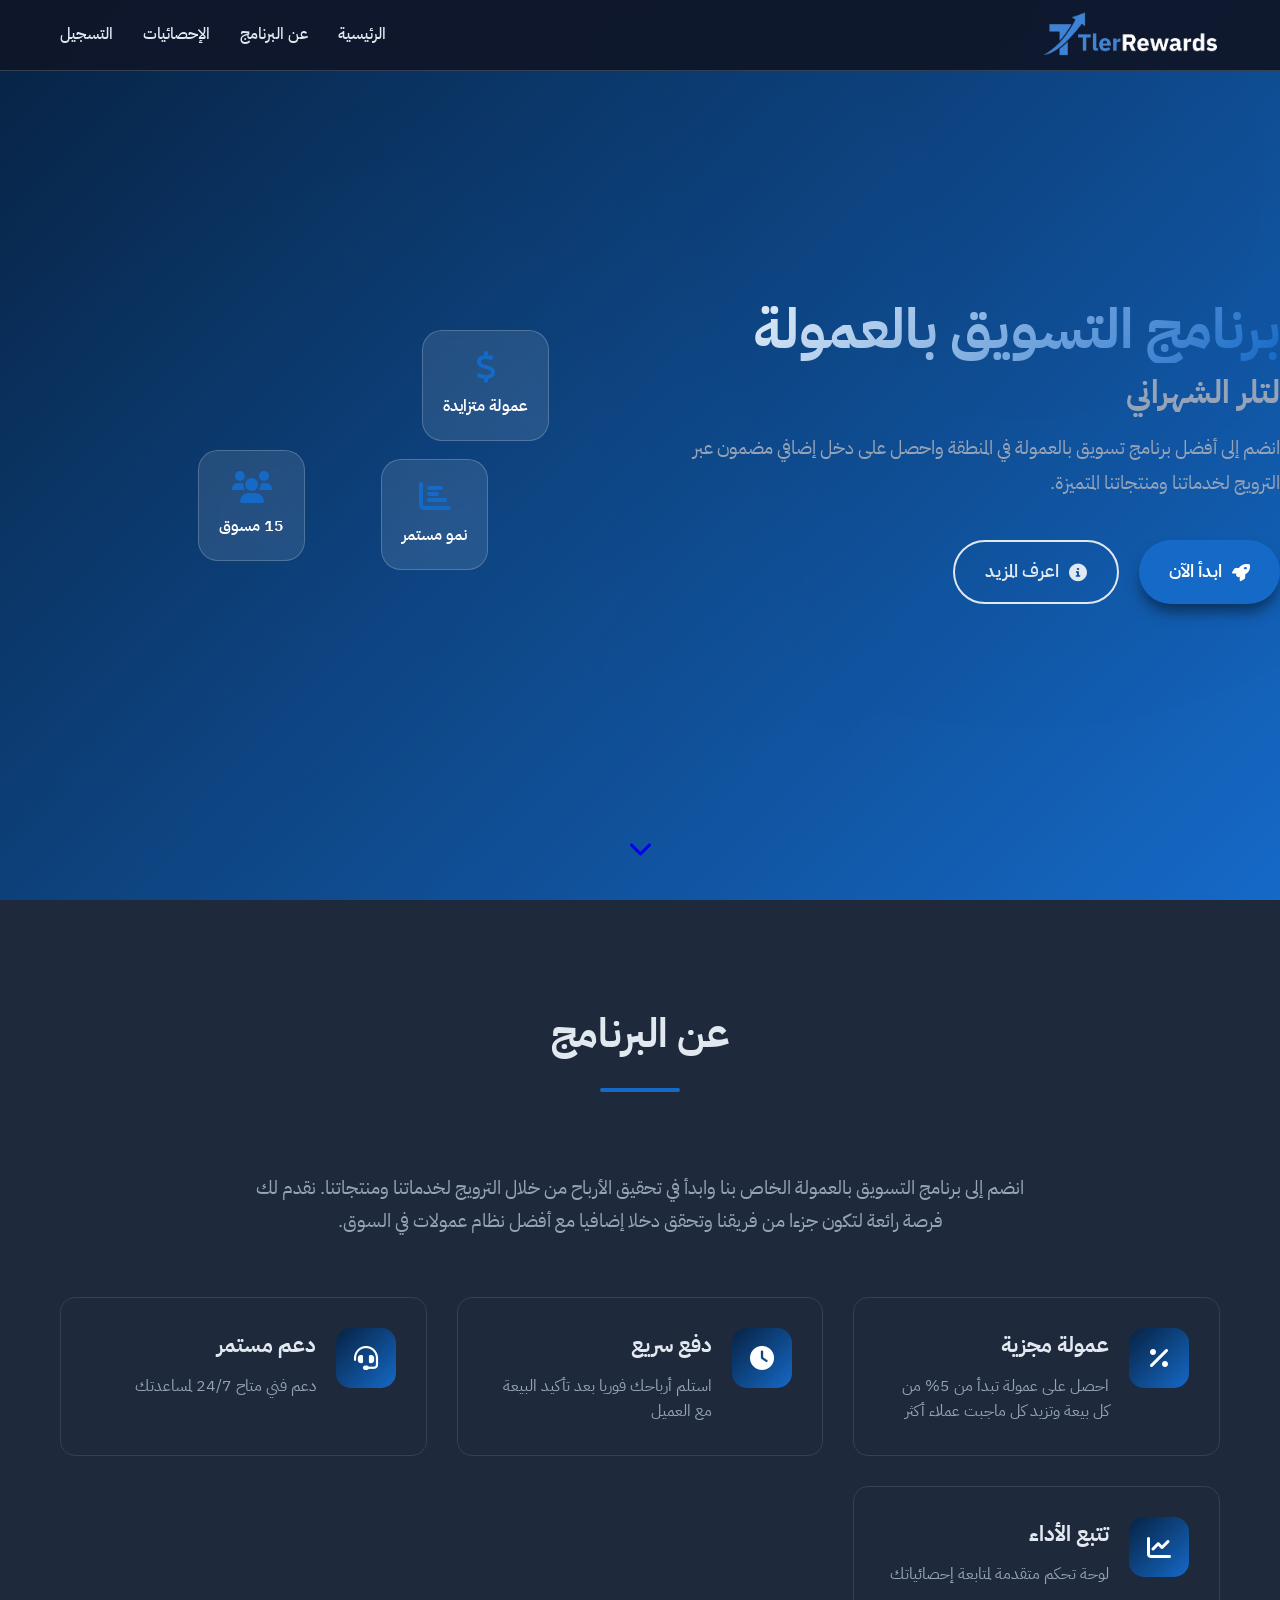
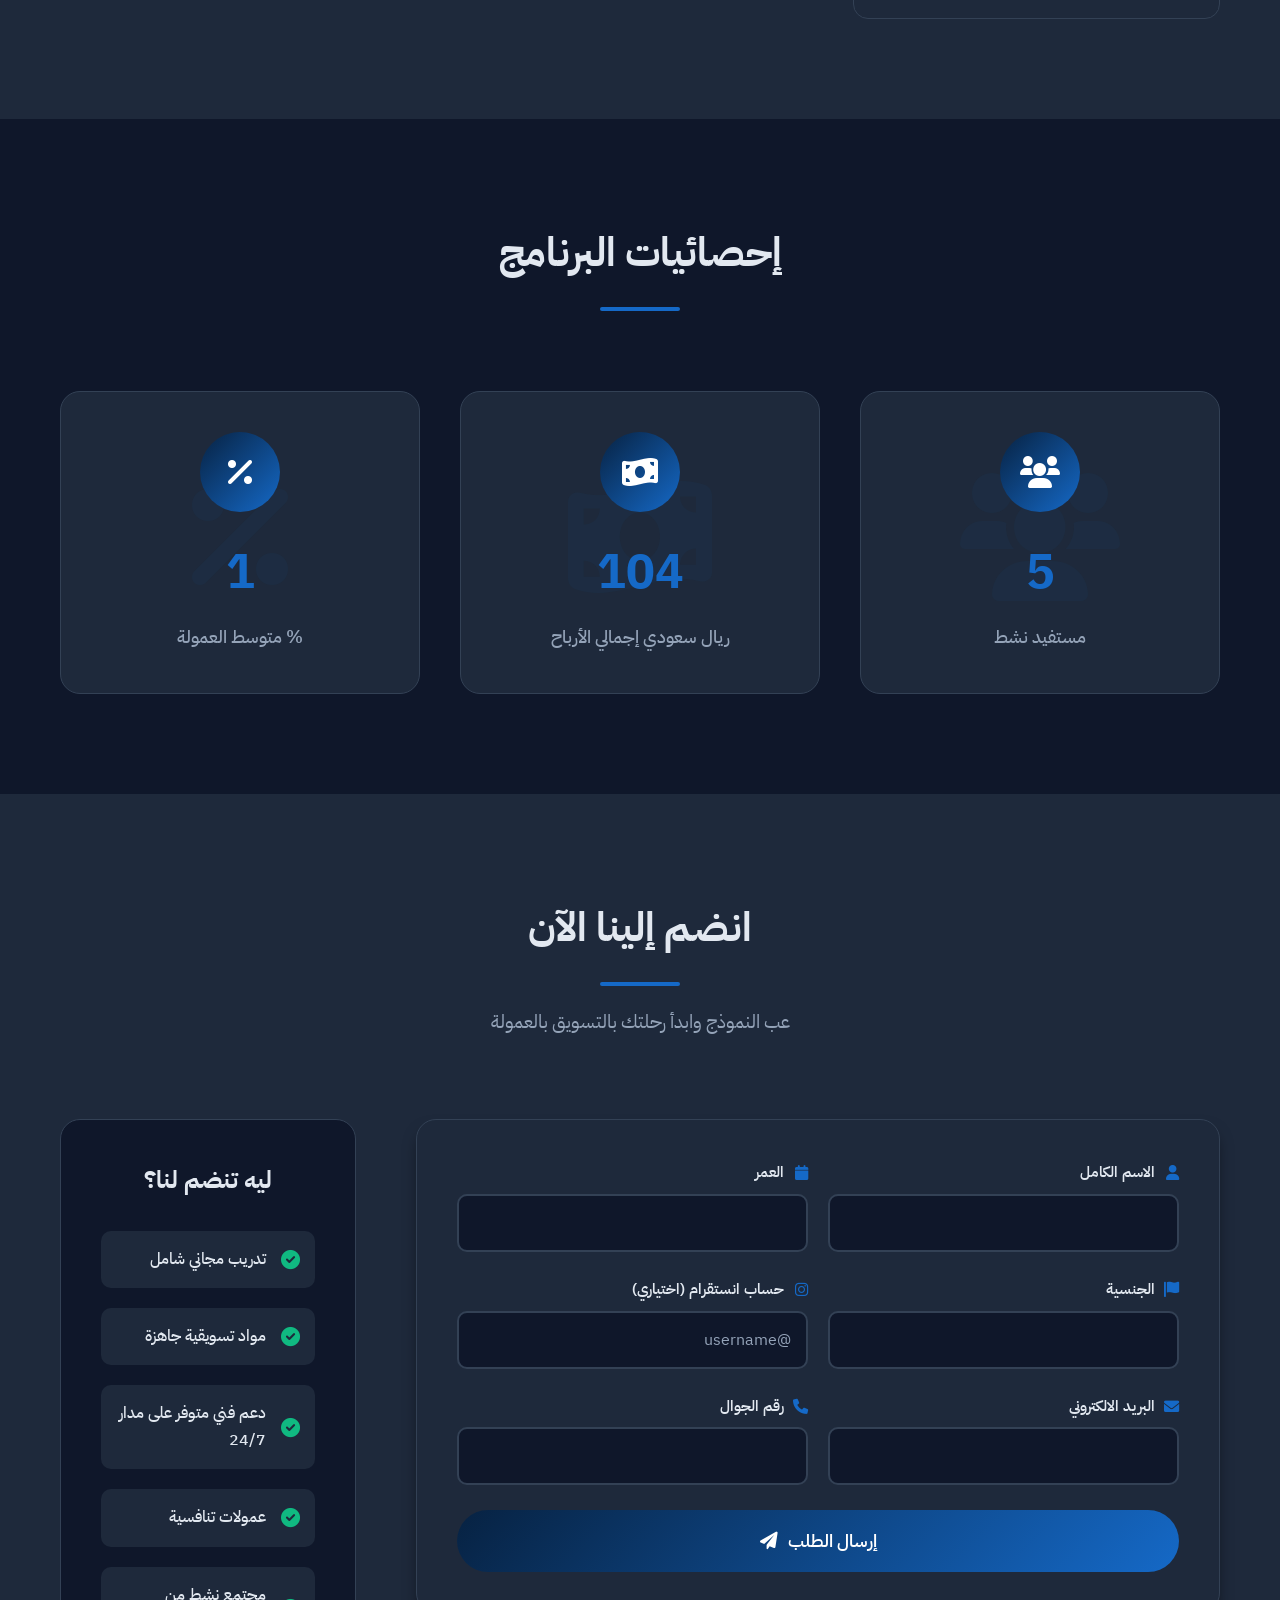
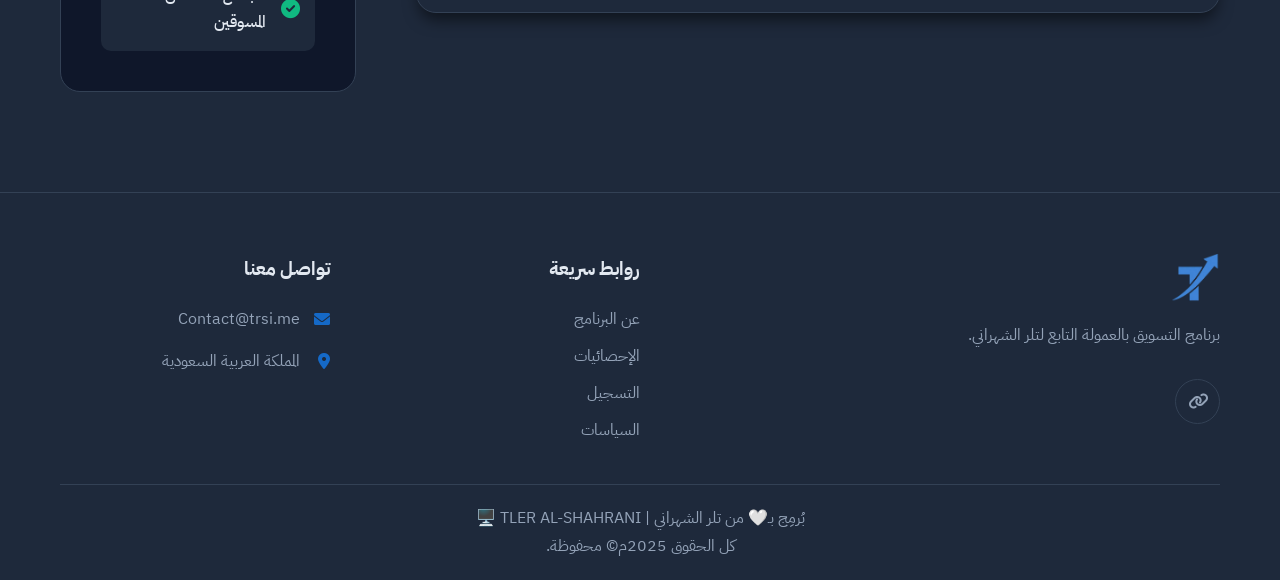
<file: index.html>
<!DOCTYPE html>
<html lang="ar" dir="rtl">
<head>
    <meta charset="UTF-8">
    <meta name="viewport" content="width=device-width, initial-scale=1.0">
    <title>TlerRewards</title>
    <meta name="author" content="تلر الشهراني">
    <meta name="description" content="الموقع الرسمي لبرنامج التسويق بالعمولة التابع لتلر الشهراني.">

    <link rel="stylesheet" href="css/style.css"> 

    <link rel="icon" type="images/x-icon" href="assets/images/Logo.ico">

    <link rel="stylesheet" href="https://cdnjs.cloudflare.com/ajax/libs/font-awesome/6.0.0/css/all.min.css">
</head>
<body>
    <!-- Navigation -->
    <nav class="navbar">
        <div class="nav-container">
            <div class="nav-logo"><img src="assets/images/Logo.webp" alt="الشعار"></div>
            <div class="nav-menu" id="nav-menu">
                <a href="#hero" class="nav-link">الرئيسية</a>
                <a href="#about" class="nav-link">عن البرنامج</a>
                <a href="#stats" class="nav-link">الإحصائيات</a>
                <a href="#registration" class="nav-link">التسجيل</a>
            </div>
            <div class="hamburger" id="hamburger">
                <span></span>
                <span></span>
            </div>
        </div>
    </nav>

    <!-- Hero Section -->
    <section id="hero" class="hero">
        <div class="hero-background">
            <div class="hero-particles"></div>
        </div>
        <div class="hero-content">
            <div class="hero-text">
                <h1 class="hero-title">
                    <span class="gradient-text">برنامج التسويق بالعمولة</span>
                    <span class="hero-subtitle">لتلر الشهراني</span>
                </h1>
                <p class="hero-description">
                    انضم إلى أفضل برنامج تسويق بالعمولة في المنطقة واحصل على دخل إضافي مضمون
                    عبر الترويج لخدماتنا ومنتجاتنا المتميزة.
                </p>
                <div class="hero-buttons">
                    <a href="#registration" class="btn btn-primary">
                        <i class="fas fa-rocket"></i>
                        ابدأ الآن
                    </a>
                    <a href="#about" class="btn btn-secondary">
                        <i class="fas fa-info-circle"></i>
                        اعرف المزيد
                    </a>
                </div>
            </div>
            <div class="hero-visual">
                <div class="floating-cards">
                    <div class="floating-card card-1">
                        <i class="fas fa-dollar-sign"></i>
                        <span>عمولة متزايدة</span>
                    </div>
                    <div class="floating-card card-2">
                        <i class="fas fa-users"></i>
                        <span>15 مسوق</span>
                    </div>
                    <div class="floating-card card-3">
                        <i class="fas fa-chart-bar"></i>
                        <span>نمو مستمر</span>
                    </div>
                </div>
            </div>
        </div>
        <div class="scroll-indicator">
            <div class="scroll-arrow">
                <a href="#about"><i class="fas fa-chevron-down"></i></a>
            </div>
        </div>
    </section>

    <main>
        <!-- About Section -->
        <section id="about" class="about">
            <div class="container">
                <div class="section-header">
                    <h2 class="section-title">عن البرنامج</h2>
                    <div class="section-line"></div>
                </div>
                <div class="about-content">
                    <div class="about-text">
                        <p class="about-description">
                            انضم إلى برنامج التسويق بالعمولة الخاص بنا وابدأ في تحقيق الأرباح من خلال الترويج لخدماتنا ومنتجاتنا. 
                            نقدم لك فرصة رائعة لتكون جزءا من فريقنا وتحقق دخلا إضافيا مع أفضل نظام عمولات في السوق.
                        </p>
                        <div class="features-grid">
                            <div class="feature-item">
                                <div class="feature-icon">
                                    <i class="fas fa-percentage"></i>
                                </div>
                                <div class="feature-content">
                                    <h4>عمولة مجزية</h4>
                                    <p>احصل على عمولة تبدأ من 5% من كل بيعة وتزيد كل ماجبت عملاء أكثر</p>
                                </div>
                            </div>
                            <div class="feature-item">
                                <div class="feature-icon">
                                    <i class="fas fa-clock"></i>
                                </div>
                                <div class="feature-content">
                                    <h4>دفع سريع</h4>
                                    <p>استلم أرباحك فوريا بعد تأكيد البيعة مع العميل</p>
                                </div>
                            </div>
                            <div class="feature-item">
                                <div class="feature-icon">
                                    <i class="fas fa-headset"></i>
                                </div>
                                <div class="feature-content">
                                    <h4>دعم مستمر</h4>
                                    <p>دعم فني متاح 24/7 لمساعدتك</p>
                                </div>
                            </div>
                            <div class="feature-item">
                                <div class="feature-icon">
                                    <i class="fas fa-chart-line"></i>
                                </div>
                                <div class="feature-content">
                                    <h4>تتبع الأداء</h4>
                                    <p>لوحة تحكم متقدمة لمتابعة إحصائياتك</p>
                                </div>
                            </div>
                        </div>
                    </div>
                </div>
            </div>
        </section>

        <!-- Stats Section -->
        <section id="stats" class="stats">
            <div class="container">
                <div class="section-header">
                    <h2 class="section-title">إحصائيات البرنامج</h2>
                    <div class="section-line"></div>
                </div>
                <div class="stats-container">
                    <div class="stat-card" data-aos="fade-up" data-aos-delay="100">
                        <div class="stat-icon">
                            <i class="fas fa-users"></i>
                        </div>
                        <div class="stat-content">
                            <h3 class="stat-number" data-target="15">0</h3>
                            <p class="stat-label">مستفيد نشط</p>
                        </div>
                        <div class="stat-bg-icon">
                            <i class="fas fa-users"></i>
                        </div>
                    </div>
                    <div class="stat-card" data-aos="fade-up" data-aos-delay="200">
                        <div class="stat-icon">
                            <i class="fas fa-money-bill-wave"></i>
                        </div>
                        <div class="stat-content">
                            <h3 class="stat-number" data-target="305">0</h3>
                            <p class="stat-label">ريال سعودي إجمالي الأرباح</p>
                        </div>
                        <div class="stat-bg-icon">
                            <i class="fas fa-money-bill-wave"></i>
                        </div>
                    </div>
                    <div class="stat-card" data-aos="fade-up" data-aos-delay="300">
                        <div class="stat-icon">
                            <i class="fas fa-percentage"></i>
                        </div>
                        <div class="stat-content">
                            <h3 class="stat-number" data-target="5">0</h3>
                            <p class="stat-label">% متوسط العمولة</p>
                        </div>
                        <div class="stat-bg-icon">
                            <i class="fas fa-percentage"></i>
                        </div>
                    </div>
                </div>
            </div>
        </section>

        <!-- Registration Section -->
        <section id="registration" class="registration">
            <div class="container">
                <div class="section-header">
                    <h2 class="section-title">انضم إلينا الآن</h2>
                    <div class="section-line"></div>
                    <p class="section-subtitle">عب النموذج وابدأ رحلتك بالتسويق بالعمولة</p>
                </div>
                <div class="registration-content">
                    <div class="form-container">
                        <form id="registration-form" class="registration-form">
                            <div class="form-row">
                                <div class="form-group">
                                    <label for="name">
                                        <i class="fas fa-user"></i>
                                        الاسم الكامل
                                    </label>
                                    <input type="text" id="name" name="name" required>
                                </div>
                                <div class="form-group">
                                    <label for="age">
                                        <i class="fas fa-calendar"></i>
                                        العمر
                                    </label>
                                    <input type="number" id="age" name="age" required min="13">
                                </div>
                            </div>
                            <div class="form-row">
                                <div class="form-group">
                                    <label for="nationality">
                                        <i class="fas fa-flag"></i>
                                        الجنسية
                                    </label>
                                    <input type="text" id="nationality" name="nationality" required>
                                </div>
                                <div class="form-group">
                                    <label for="instagram">
                                        <i class="fab fa-instagram"></i>
                                        حساب انستقرام (اختياري)
                                    </label>
                                    <input type="text" id="instagram" name="instagram" placeholder="@username">
                                </div>
                            </div>
                            <div class="form-row">
                                <div class="form-group">
                                    <label for="email">
                                        <i class="fas fa-envelope"></i>
                                        البريد الالكتروني
                                    </label>
                                    <input type="email" id="email" name="email" required>
                                </div>
                                <div class="form-group">
                                    <label for="phone">
                                        <i class="fas fa-phone"></i>
                                        رقم الجوال
                                    </label>
                                    <input type="tel" id="phone" name="phone" required>
                                </div>
                            </div>
                            <button type="submit" class="submit-btn">
                                <span class="btn-text">إرسال الطلب</span>
                                <span class="btn-icon">
                                    <i class="fas fa-paper-plane"></i>
                                </span>
                                <div class="btn-loading">
                                    <i class="fas fa-spinner fa-spin"></i>
                                </div>
                            </button>
                        </form>
                        <div id="form-message" class="form-message"></div>
                    </div>
                    <div class="registration-benefits">
                        <h3>ليه تنضم لنا؟</h3>
                        <div class="benefits-list">
                            <div class="benefit-item">
                                <i class="fas fa-check-circle"></i>
                                <span>تدريب مجاني شامل</span>
                            </div>
                            <div class="benefit-item">
                                <i class="fas fa-check-circle"></i>
                                <span>مواد تسويقية جاهزة</span>
                            </div>
                            <div class="benefit-item">
                                <i class="fas fa-check-circle"></i>
                                <span>دعم فني متوفر على مدار 24/7</span>
                            </div>
                            <div class="benefit-item">
                                <i class="fas fa-check-circle"></i>
                                <span>عمولات تنافسية</span>
                            </div>
                            <div class="benefit-item">
                                <i class="fas fa-check-circle"></i>
                                <span>مجتمع نشط من المسوقين</span>
                            </div>
                        </div>
                    </div>
                </div>
            </div>
        </section>
    </main>

    <!-- Footer -->
    <footer class="footer">
        <div class="container">
            <div class="footer-content">
                <div class="footer-section">
                    <div class="footer-logo">
                        <img src="assets/images/Logo2.webp" alt="شعار">
                    </div>
                    <p class="footer-description">
                        برنامج التسويق بالعمولة التابع لتلر الشهراني.
                    </p>
                    <div class="social-links">
                        <a href="https://links.trsi.me" class="social-link">
                            <i class="fa-solid fa-link"></i>
                        </a>
                    </div>
                </div>
                <div class="footer-section">
                    <h4>روابط سريعة</h4>
                    <ul class="footer-links">
                        <li><a href="#about">عن البرنامج</a></li>
                        <li><a href="#stats">الإحصائيات</a></li>
                        <li><a href="#registration">التسجيل</a></li>
                        <li><a href="#">السياسات</a></li>
                    </ul>
                </div>
                <div class="footer-section">
                    <h4>تواصل معنا</h4>
                    <div class="contact-info">
                        <div class="contact-item">
                            <i class="fas fa-envelope"></i>
                            <span>Contact@trsi.me</span>
                        </div>
                        <div class="contact-item">
                            <i class="fas fa-map-marker-alt"></i>
                            <span>المملكة العربية السعودية</span>
                        </div>
                    </div>
                </div>
            </div>
            <div class="footer-bottom">
                <p>بُرمِج بـ&#x1F90D; من <span>تلر الشهراني | TLER AL-SHAHRANI &#128421;&#65039;</span>                      
                <br>كل الحقوق 2025م&copy; محفوظة.</p>
            </div>
        </div>
    </footer>

    <script src="js/script.js"></script>
</body>
</html>
</file>
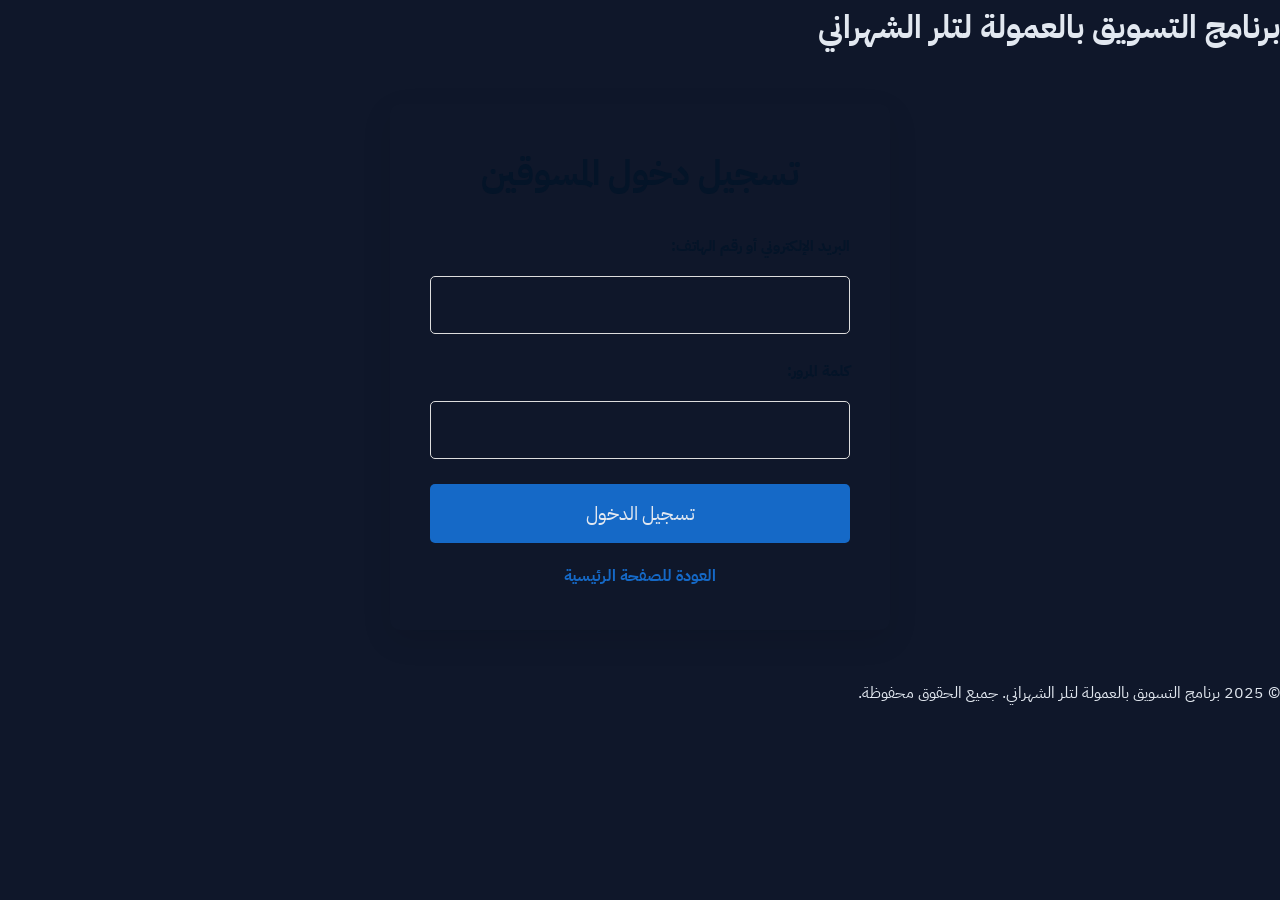
<file: marketer_dashboard.html>
<!DOCTYPE html>
<html lang="ar" dir="rtl">
<head>
    <meta charset="UTF-8">
    <meta name="viewport" content="width=device-width, initial-scale=1.0">
    <title>لوحة تحكم المسوق - برنامج التسويق بالعمولة</title>
    <link rel="stylesheet" href="css/style.css">
    <style>
        .dashboard-container {
            max-width: 1200px;
            margin: 20px auto;
            padding: 20px;
        }
        
        .dashboard-header {
            background-color: var(--primary-color);
            color: var(--light-text-color);
            padding: 20px;
            border-radius: 8px;
            margin-bottom: 30px;
            display: flex;
            justify-content: space-between;
            align-items: center;
            flex-wrap: wrap;
        }
        
        .welcome-text h1 {
            margin: 0;
            color: var(--light-text-color);
            font-size: 2em;
        }
        
        .welcome-text p {
            margin: 5px 0 0;
            opacity: 0.9;
        }
        
        .logout-btn {
            background-color: var(--danger-color);
            color: var(--light-text-color);
            padding: 10px 20px;
            border: none;
            border-radius: 5px;
            cursor: pointer;
            font-size: 1em;
            transition: background-color 0.3s ease;
        }
        
        .logout-btn:hover {
            background-color: #c82333;
        }
        
        .stats-section {
            display: flex;
            gap: 20px;
            margin-bottom: 40px;
            flex-wrap: wrap;
        }
        
        .stat-card {
            background-color: var(--background-color);
            padding: 25px;
            border-radius: 8px;
            box-shadow: 0 4px 8px rgba(0, 0, 0, 0.1);
            flex: 1;
            min-width: 250px;
            text-align: center;
        }
        
        .stat-card h3 {
            color: var(--secondary-color);
            margin-bottom: 10px;
            font-size: 1.2em;
        }
        
        .stat-card .stat-value {
            font-size: 2.5em;
            font-weight: bold;
            color: var(--accent-color);
            margin: 0;
        }
        
        .clients-section {
            background-color: var(--background-color);
            padding: 30px;
            border-radius: 8px;
            box-shadow: 0 4px 8px rgba(0, 0, 0, 0.1);
        }
        
        .clients-section h2 {
            color: var(--secondary-color);
            margin-bottom: 20px;
            display: flex;
            justify-content: space-between;
            align-items: center;
            flex-wrap: wrap;
        }
        
        .add-client-btn {
            background-color: var(--success-color);
            color: var(--light-text-color);
            padding: 10px 20px;
            border: none;
            border-radius: 5px;
            cursor: pointer;
            font-size: 1em;
            transition: background-color 0.3s ease;
        }
        
        .add-client-btn:hover {
            background-color: #218838;
        }
        
        .clients-table {
            width: 100%;
            border-collapse: collapse;
            margin-top: 20px;
        }
        
        .clients-table th,
        .clients-table td {
            padding: 12px;
            text-align: right;
            border-bottom: 1px solid #ddd;
        }
        
        .clients-table th {
            background-color: var(--light-background-color);
            font-weight: bold;
            color: var(--secondary-color);
        }
        
        .clients-table tr:hover {
            background-color: var(--light-background-color);
        }
        
        .action-btn {
            padding: 5px 10px;
            margin: 0 2px;
            border: none;
            border-radius: 3px;
            cursor: pointer;
            font-size: 0.8em;
            transition: background-color 0.3s ease;
        }
        
        .edit-btn {
            background-color: var(--warning-color);
            color: #212529;
        }
        
        .edit-btn:hover {
            background-color: #e0a800;
        }
        
        .delete-btn {
            background-color: var(--danger-color);
            color: var(--light-text-color);
        }
        
        .delete-btn:hover {
            background-color: #c82333;
        }
        
        .modal {
            display: none;
            position: fixed;
            z-index: 1000;
            left: 0;
            top: 0;
            width: 100%;
            height: 100%;
            background-color: rgba(0, 0, 0, 0.5);
        }
        
        .modal-content {
            background-color: var(--background-color);
            margin: 5% auto;
            padding: 30px;
            border-radius: 8px;
            width: 90%;
            max-width: 600px;
            position: relative;
        }
        
        .close {
            color: #aaa;
            float: left;
            font-size: 28px;
            font-weight: bold;
            position: absolute;
            top: 10px;
            left: 15px;
            cursor: pointer;
        }
        
        .close:hover {
            color: #000;
        }
        
        .modal h3 {
            color: var(--secondary-color);
            margin-bottom: 20px;
        }
        
        .modal .form-group {
            margin-bottom: 20px;
        }
        
        .modal .form-group label {
            display: block;
            margin-bottom: 8px;
            font-weight: bold;
            color: var(--secondary-color);
        }
        
        .modal .form-group input,
        .modal .form-group textarea,
        .modal .form-group select {
            width: 100%;
            padding: 12px;
            border: 1px solid #ddd;
            border-radius: 5px;
            font-size: 1em;
            box-sizing: border-box;
        }
        
        .modal .form-group textarea {
            height: 80px;
            resize: vertical;
        }
        
        .modal .form-actions {
            display: flex;
            gap: 10px;
            justify-content: flex-end;
            margin-top: 20px;
        }
        
        .modal .form-actions button {
            padding: 12px 20px;
            border: none;
            border-radius: 5px;
            cursor: pointer;
            font-size: 1em;
            transition: background-color 0.3s ease;
        }
        
        .save-btn {
            background-color: var(--accent-color);
            color: var(--light-text-color);
        }
        
        .save-btn:hover {
            background-color: #1260a0;
        }
        
        .cancel-btn {
            background-color: #6c757d;
            color: var(--light-text-color);
        }
        
        .cancel-btn:hover {
            background-color: #5a6268;
        }
        
        .no-clients {
            text-align: center;
            padding: 40px;
            color: #666;
            font-style: italic;
        }
        
        @media (max-width: 768px) {
            .dashboard-header {
                flex-direction: column;
                text-align: center;
                gap: 15px;
            }
            
            .stats-section {
                flex-direction: column;
            }
            
            .clients-section h2 {
                flex-direction: column;
                gap: 15px;
                text-align: center;
            }
            
            .clients-table {
                font-size: 0.9em;
            }
            
            .modal-content {
                width: 95%;
                margin: 10% auto;
                padding: 20px;
            }
            
            .modal .form-actions {
                flex-direction: column;
            }
        }
        
        :root {
            --danger-color: #dc3545;
            --success-color: #28a745;
            --warning-color: #ffc107;
        }
    </style>
</head>
<body>
    <header>
        <h1>برنامج التسويق بالعمولة لتلر الشهراني</h1>
    </header>
    
    <main>
        <div class="dashboard-container">
            <div class="dashboard-header">
                <div class="welcome-text">
                    <h1>مرحباً <span id="marketer-name"></span></h1>
                    <p>تاريخ البدء: <span id="start-date"></span></p>
                </div>
                <button class="logout-btn" id="logout-btn">تسجيل الخروج</button>
            </div>
            
            <div class="stats-section">
                <div class="stat-card">
                    <h3>عدد العملاء</h3>
                    <p class="stat-value" id="total-clients">0</p>
                </div>
                <div class="stat-card">
                    <h3>الأرباح الإجمالية</h3>
                    <p class="stat-value" id="total-earnings">0 ريال</p>
                </div>
            </div>
            
            <div class="clients-section">
                <h2>
                    العملاء
                    <button class="add-client-btn" id="add-client-btn">إضافة عميل</button>
                </h2>
                
                <div id="clients-table-container">
                    <table class="clients-table" id="clients-table">
                        <thead>
                            <tr>
                                <th>اسم العميل</th>
                                <th>تفاصيل الطلب</th>
                                <th>المبلغ</th>
                                <th>نسبة العمولة</th>
                                <th>مبلغ العمولة</th>
                                <th>حالة الدفع</th>
                                <th>تاريخ الإضافة</th>
                                <th>الإجراءات</th>
                            </tr>
                        </thead>
                        <tbody></tbody>
                    </table>
                    <div class="no-clients" id="no-clients" style="display: none;">
                        لا توجد عملاء مضافين بعد
                    </div>
                </div>
            </div>
        </div>
    </main>
    
    <div id="client-modal" class="modal">
        <div class="modal-content">
            <span class="close">&times;</span>
            <div id="modal-body"></div>
        </div>
    </div>
    
    <footer>
        <p>&copy; 2025 برنامج التسويق بالعمولة لتلر الشهراني. جميع الحقوق محفوظة.</p>
    </footer>
    
    <script>
        let currentEditingClient = null;
        
        document.addEventListener('DOMContentLoaded', () => {
            checkSession();
            initializeEventListeners();
            loadDashboardData();
        });

        async function checkSession() {
            try {
                const response = await fetch('apis/marketer_auth.php?action=check_session');
                const result = await response.json();

                if (!result.success || !result.logged_in) {
                    window.location.href = 'marketer_login.html';
                    return;
                }

                document.getElementById('marketer-name').textContent = result.marketer.name;
            } catch (error) {
                console.error('Error checking session:', error);
                window.location.href = 'marketer_login.html';
            }
        }

        function initializeEventListeners() {
            document.getElementById('logout-btn').addEventListener('click', logout);
            document.getElementById('add-client-btn').addEventListener('click', showAddClientModal);
            document.querySelector('.close').addEventListener('click', closeModal);
            document.getElementById('client-modal').addEventListener('click', (e) => {
                if (e.target === document.getElementById('client-modal')) {
                    closeModal();
                }
            });
        }

        async function loadDashboardData() {
            await loadStats();
            await loadClients();
        }

        async function loadStats() {
            try {
                const response = await fetch('apis/marketer_dashboard.php?action=stats');
                const result = await response.json();

                if (result.success) {
                    document.getElementById('total-clients').textContent = result.data.total_clients;
                    document.getElementById('total-earnings').textContent = result.data.total_earnings + ' ريال';
                    document.getElementById('start-date').textContent = result.data.start_date || 'غير محدد';
                }
            } catch (error) {
                console.error('Error loading stats:', error);
            }
        }

        async function loadClients() {
            try {
                const response = await fetch('apis/marketer_dashboard.php?action=clients');
                const result = await response.json();

                if (result.success) {
                    displayClients(result.data);
                }
            } catch (error) {
                console.error('Error loading clients:', error);
            }
        }

        function displayClients(clients) {
            const tbody = document.querySelector('#clients-table tbody');
            const noClients = document.getElementById('no-clients');
            const table = document.getElementById('clients-table');

            tbody.innerHTML = '';

            if (clients.length === 0) {
                table.style.display = 'none';
                noClients.style.display = 'block';
                return;
            }

            table.style.display = 'table';
            noClients.style.display = 'none';

            clients.forEach(client => {
                const row = document.createElement('tr');
                row.innerHTML = `
                    <td>${client.client_name}</td>
                    <td>${client.order_details}</td>
                    <td>${parseFloat(client.amount).toFixed(2)} ريال</td>
                    <td>${client.commission_percentage}%</td>
                    <td>${parseFloat(client.commission_amount).toFixed(2)} ريال</td>
                    <td>${getPaymentStatusText(client.payment_status)}</td>
                    <td>${new Date(client.created_at).toLocaleDateString('ar-SA')}</td>
                    <td>
                        <button class="action-btn edit-btn" onclick="editClient(${client.id})">تعديل</button>
                        <button class="action-btn delete-btn" onclick="deleteClient(${client.id})">حذف</button>
                    </td>
                `;
                tbody.appendChild(row);
            });
        }

        function getPaymentStatusText(status) {
            const statusMap = {
                'pending': 'في الانتظار',
                'paid': 'مدفوع',
                'cancelled': 'ملغي'
            };
            return statusMap[status] || status;
        }

        function showAddClientModal() {
            currentEditingClient = null;
            const modalBody = document.getElementById('modal-body');
            modalBody.innerHTML = `
                <h3>إضافة عميل جديد</h3>
                <form id="client-form">
                    <div class="form-group">
                        <label for="client-name">اسم العميل:</label>
                        <input type="text" id="client-name" name="client_name" required>
                    </div>
                    <div class="form-group">
                        <label for="order-details">تفاصيل الطلب:</label>
                        <textarea id="order-details" name="order_details" required></textarea>
                    </div>
                    <div class="form-group">
                        <label for="amount">المبلغ (ريال):</label>
                        <input type="number" id="amount" name="amount" step="0.01" min="0" required>
                    </div>
                    <div class="form-group">
                        <label for="commission-percentage">نسبة العمولة (%):</label>
                        <input type="number" id="commission-percentage" name="commission_percentage" step="0.01" min="0" max="100" required>
                    </div>
                    <div class="form-group">
                        <label for="payment-status">حالة الدفع:</label>
                        <select id="payment-status" name="payment_status" required>
                            <option value="pending">في الانتظار</option>
                            <option value="paid">مدفوع</option>
                            <option value="cancelled">ملغي</option>
                        </select>
                    </div>
                    <div class="form-actions">
                        <button type="submit" class="save-btn">إضافة</button>
                        <button type="button" class="cancel-btn" onclick="closeModal()">إلغاء</button>
                    </div>
                </form>
            `;

            document.getElementById('client-form').addEventListener('submit', handleClientForm);
            document.getElementById('client-modal').style.display = 'block';
        }

        async function handleClientForm(e) {
            e.preventDefault();

            const formData = new FormData(e.target);
            const action = currentEditingClient ? 'update_client' : 'add_client';
            formData.append('action', action);
            
            if (currentEditingClient) {
                formData.append('client_id', currentEditingClient);
            }

            try {
                const response = await fetch('apis/marketer_dashboard.php', {
                    method: 'POST',
                    body: formData
                });

                const result = await response.json();

                if (result.success) {
                    alert(result.message);
                    closeModal();
                    loadDashboardData();
                } else {
                    alert(result.message || 'حدث خطأ أثناء حفظ البيانات');
                }
            } catch (error) {
                console.error('Error saving client:', error);
                alert('حدث خطأ في الاتصال بالخادم');
            }
        }

        async function deleteClient(clientId) {
            if (!confirm('هل أنت متأكد من حذف هذا العميل؟')) {
                return;
            }

            const formData = new FormData();
            formData.append('action', 'delete_client');
            formData.append('client_id', clientId);

            try {
                const response = await fetch('apis/marketer_dashboard.php', {
                    method: 'POST',
                    body: formData
                });

                const result = await response.json();

                if (result.success) {
                    alert('تم حذف العميل بنجاح');
                    loadDashboardData();
                } else {
                    alert(result.message || 'حدث خطأ أثناء الحذف');
                }
            } catch (error) {
                console.error('Error deleting client:', error);
                alert('حدث خطأ في الاتصال بالخادم');
            }
        }

        function editClient(clientId) {
            alert('وظيفة التعديل ستكون متاحة قريباً');
        }

        async function logout() {
            try {
                const formData = new FormData();
                formData.append('action', 'logout');
                
                const response = await fetch('apis/marketer_auth.php', {
                    method: 'POST',
                    body: formData
                });

                const result = await response.json();
                
                if (result.success) {
                    window.location.href = 'marketer_login.html';
                }
            } catch (error) {
                console.error('Error during logout:', error);
                window.location.href = 'marketer_login.html';
            }
        }

        function closeModal() {
            document.getElementById('client-modal').style.display = 'none';
        }
    </script>
</body>
</html>
</file>
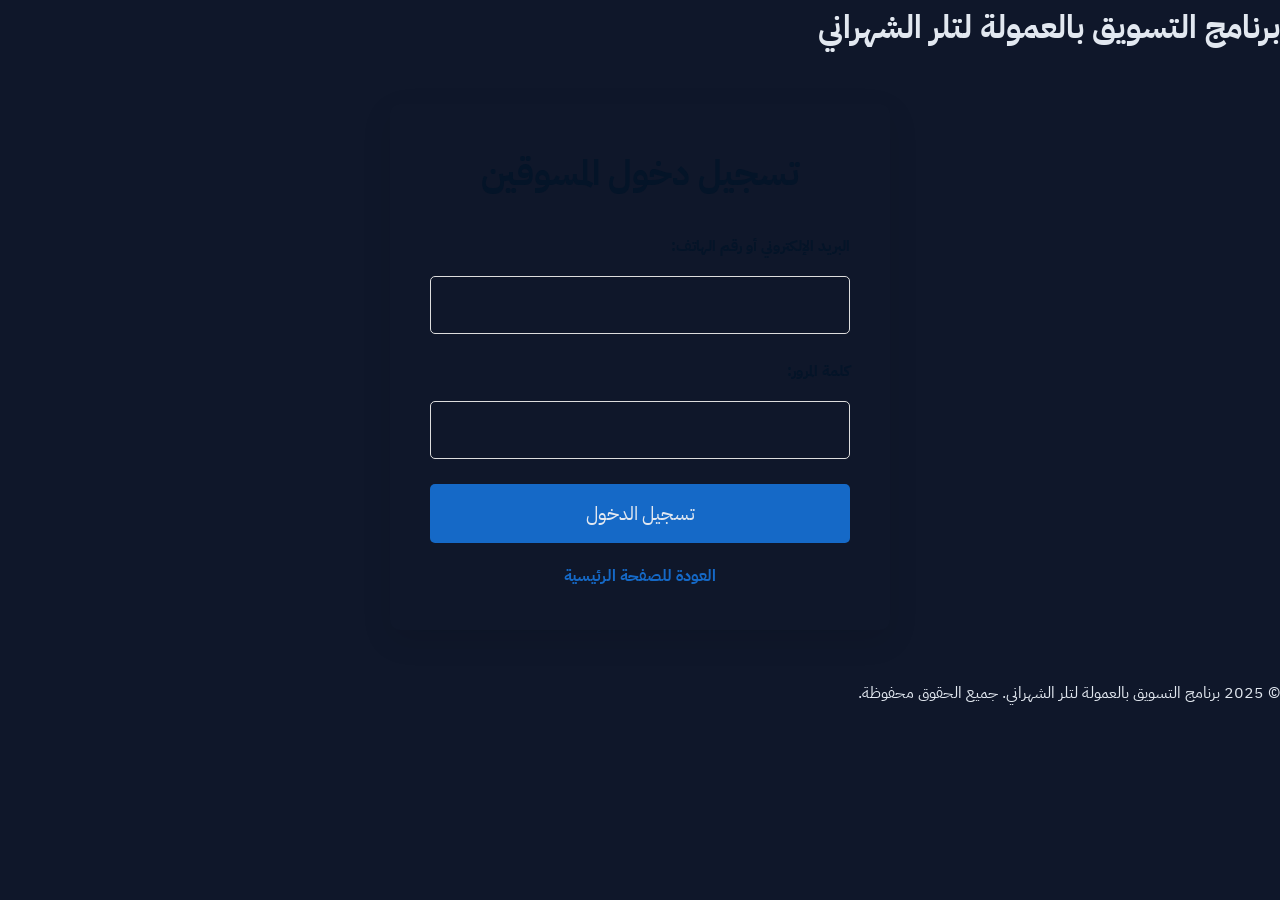
<file: marketer_login.html>
<!DOCTYPE html>
<html lang="ar" dir="rtl">
<head>
    <meta charset="UTF-8">
    <meta name="viewport" content="width=device-width, initial-scale=1.0">
    <title>تسجيل دخول المسوقين - برنامج التسويق بالعمولة</title>
    <link rel="stylesheet" href="css/style.css">
    <style>
        .marketer-login-container {
            max-width: 500px;
            margin: 50px auto;
            padding: 40px;
            background-color: var(--background-color);
            border-radius: 10px;
            box-shadow: 0 10px 30px rgba(0, 0, 0, 0.1);
        }
        
        .marketer-login-container h1 {
            text-align: center;
            color: var(--secondary-color);
            margin-bottom: 30px;
            font-size: 2.2em;
        }
        
        .login-form {
            width: 100%;
        }
        
        .login-form .form-group {
            margin-bottom: 25px;
        }
        
        .login-form label {
            display: block;
            margin-bottom: 8px;
            font-weight: bold;
            color: var(--secondary-color);
        }
        
        .login-form input {
            width: 100%;
            padding: 15px;
            border: 1px solid #ddd;
            border-radius: 5px;
            font-size: 1.1em;
            box-sizing: border-box;
        }
        
        .login-form input:focus {
            border-color: var(--accent-color);
            outline: none;
            box-shadow: 0 0 5px rgba(21, 121, 199, 0.5);
        }
        
        .login-form button {
            width: 100%;
            padding: 15px;
            background-color: var(--accent-color);
            color: var(--light-text-color);
            border: none;
            border-radius: 5px;
            font-size: 1.2em;
            cursor: pointer;
            transition: background-color 0.3s ease;
        }
        
        .login-form button:hover {
            background-color: #1260a0;
        }
        
        .login-message {
            margin-top: 20px;
            padding: 15px;
            border-radius: 5px;
            text-align: center;
            font-weight: bold;
            display: none;
        }
        
        .login-message.success {
            background-color: #d4edda;
            color: #155724;
            border: 1px solid #c3e6cb;
        }
        
        .login-message.error {
            background-color: #f8d7da;
            color: #721c24;
            border: 1px solid #f5c6cb;
        }
        
        .back-link {
            text-align: center;
            margin-top: 20px;
        }
        
        .back-link a {
            color: var(--accent-color);
            text-decoration: none;
            font-weight: bold;
        }
        
        .back-link a:hover {
            text-decoration: underline;
        }
    </style>
</head>
<body>
    <header>
        <h1>برنامج التسويق بالعمولة لتلر الشهراني</h1>
    </header>
    
    <main>
        <div class="marketer-login-container">
            <h1>تسجيل دخول المسوقين</h1>
            <form id="marketer-login-form" class="login-form">
                <div class="form-group">
                    <label for="login">البريد الإلكتروني أو رقم الهاتف:</label>
                    <input type="text" id="login" name="login" required>
                </div>
                <div class="form-group">
                    <label for="password">كلمة المرور:</label>
                    <input type="password" id="password" name="password" required>
                </div>
                <button type="submit">تسجيل الدخول</button>
            </form>
            <div id="login-message" class="login-message"></div>
            <div class="back-link">
                <a href="index.html">العودة للصفحة الرئيسية</a>
            </div>
        </div>
    </main>
    
    <footer>
        <p>&copy; 2025 برنامج التسويق بالعمولة لتلر الشهراني. جميع الحقوق محفوظة.</p>
    </footer>
    
    <script>
        document.addEventListener('DOMContentLoaded', () => {
            const loginForm = document.getElementById('marketer-login-form');
            const loginMessage = document.getElementById('login-message');

            checkSession();

            loginForm.addEventListener('submit', async (e) => {
                e.preventDefault();

                const login = document.getElementById('login').value.trim();
                const password = document.getElementById('password').value;

                if (!login || !password) {
                    showMessage('الرجاء إدخال البريد الإلكتروني/رقم الهاتف وكلمة المرور', 'error');
                    return;
                }

                const formData = new FormData();
                formData.append('action', 'login');
                formData.append('login', login);
                formData.append('password', password);

                try {
                    const response = await fetch('apis/marketer_auth.php', {
                        method: 'POST',
                        body: formData
                    });

                    const result = await response.json();

                    if (result.success) {
                        showMessage('تم تسجيل الدخول بنجاح', 'success');
                        setTimeout(() => {
                            window.location.href = 'marketer_dashboard.html';
                        }, 1000);
                    } else {
                        showMessage(result.message || 'حدث خطأ أثناء تسجيل الدخول', 'error');
                    }
                } catch (error) {
                    console.error('Error:', error);
                    showMessage('حدث خطأ في الاتصال بالخادم', 'error');
                }
            });

            async function checkSession() {
                try {
                    const response = await fetch('apis/marketer_auth.php?action=check_session');
                    const result = await response.json();

                    if (result.success && result.logged_in) {
                        window.location.href = 'marketer_dashboard.html';
                    }
                } catch (error) {
                    console.error('Error checking session:', error);
                }
            }

            function showMessage(message, type) {
                loginMessage.textContent = message;
                loginMessage.className = `login-message ${type}`;
                loginMessage.style.display = 'block';
                setTimeout(() => {
                    loginMessage.style.display = 'none';
                }, 5000);
            }
        });
    </script>
</body>
</html>
</file>
<file: css/style.css>
@font-face {
    font-family: 'IBM Plex Sans Arabic';
    src: url('../assets/fonts/IBMPlexSansArabic-Thin.ttf') format('truetype');
    font-weight: 100;
    font-style: normal }

@font-face {
    font-family: 'IBM Plex Sans Arabic';
    src: url('../assets/fonts/IBMPlexSansArabic-ExtraLight.ttf') format('truetype');
    font-weight: 200;
    font-style: normal }

@font-face {
    font-family: 'IBM Plex Sans Arabic';
    src: url('../assets/fonts/IBMPlexSansArabic-Light.ttf') format('truetype');
    font-weight: 300;
    font-style: normal }

@font-face {
    font-family: 'IBM Plex Sans Arabic';
    src: url('../assets/fonts/IBMPlexSansArabic-Regular.ttf') format('truetype');
    font-weight: 400;
    font-style: normal }

@font-face {
    font-family: 'IBM Plex Sans Arabic';
    src: url('../assets/fonts/IBMPlexSansArabic-Medium.ttf') format('truetype');
    font-weight: 500;
    font-style: normal }

@font-face {
    font-family: 'IBM Plex Sans Arabic';
    src: url('../assets/fonts/IBMPlexSansArabic-SemiBold.ttf') format('truetype');
    font-weight: 600;
    font-style: normal }

@font-face {
    font-family: 'IBM Plex Sans Arabic';
    src: url('../assets/fonts/IBMPlexSansArabic-Bold.ttf') format('truetype');
    font-weight: 700;
    font-style: normal }

:root {
    --primary-color: #072242;
    --secondary-color: #041428;
    --accent-color: #1569c7;
    --accent-hover: #1260a0;
    --text-color: #e2e8f0;
    --text-muted: #94a3b8;
    --text-dark: #1e293b;
    --background-primary: #0f172a;
    --background-secondary: #1e293b;
    --background-tertiary: #334155;
    --surface: #1e293b;
    --surface-hover: #334155;
    --border-color: #334155;
    --success-color: #10b981;
    --error-color: #ef4444;
    --warning-color: #f59e0b;
    --gradient-primary: linear-gradient(135deg, var(--primary-color), var(--accent-color));
    --gradient-secondary: linear-gradient(135deg, var(--secondary-color), var(--primary-color));
    --shadow-sm: 0 1px 2px 0 rgba(0, 0, 0, 0.3);
    --shadow-md: 0 4px 6px -1px rgba(0, 0, 0, 0.4);
    --shadow-lg: 0 10px 15px -3px rgba(0, 0, 0, 0.5);
    --shadow-xl: 0 20px 25px -5px rgba(0, 0, 0, 0.6);
}

/* Reset and Base Styles */
* {
    margin: 0;
    padding: 0;
    box-sizing: border-box;
    font-family: 'IBM Plex Sans Arabic', sans-serif
}

html {
    scroll-behavior: smooth;
}

body {
    background-color: var(--background-primary);
    color: var(--text-color);
    line-height: 1.7;
    overflow-x: hidden;
}

.container {
    max-width: 1200px;
    margin: 0 auto;
    padding: 0 20px;
}

/* Navigation */
.navbar {
    position: fixed;
    top: 0;
    width: 100%;
    background: rgba(15, 23, 42, 0.95);
    backdrop-filter: blur(10px);
    border-bottom: 1px solid var(--border-color);
    z-index: 1000;
    transition: all 0.3s ease;
}

.navbar.scrolled {
    background: rgba(15, 23, 42, 0.98);
    box-shadow: var(--shadow-lg);
}

.nav-container {
    max-width: 1200px;
    margin: 0 auto;
    padding: 0 20px;
    display: flex;
    justify-content: space-between;
    align-items: center;
    height: 70px;
}

.nav-logo {
    display: flex;
    align-items: center;
    gap: 10px;
    font-size: 1.5rem;
    font-weight: 700;
    color: var(--accent-color);
}

.nav-logo img { height: auto; width: 180px }

.nav-menu {
    display: flex;
    gap: 30px;
}

.nav-link {
    color: var(--text-color);
    text-decoration: none;
    font-weight: 500;
    transition: all 0.3s ease;
    position: relative;
}

.nav-link::after {
    content: '';
    position: absolute;
    bottom: -5px;
    left: 0;
    width: 0;
    height: 2px;
    background: var(--accent-color);
    transition: width 0.3s ease;
}

.nav-link:hover {
    color: var(--accent-color);
}

.nav-link:hover::after {
    width: 100%;
}

/* تأثير تلاشي ناعم من خطين إلى X */
.hamburger {
    display: none;
    flex-direction: column;
    cursor: pointer;
    gap: 6px;
    transition: all 0.4s ease;
}

.hamburger span {
    width: 25px;
    height: 3px;
    background: var(--text-color);
    transition: all 0.4s ease;
    transform-origin: center;
    opacity: 1;
}

/* عند التفعيل: التحويل إلى X */
.hamburger.active span:nth-child(1) {
    transform: rotate(45deg) translate(5px, 5px);
}

.hamburger.active span:nth-child(2) {
    transform: rotate(-45deg) translate(5px, -5px);
}

/* رجوع ناعم إلى خطين */
.hamburger:not(.active) span {
    transform: rotate(0deg) translate(0, 0);
    opacity: 1;
}

/* Hero Section */
.hero {
    min-height: 100vh;
    display: flex;
    align-items: center;
    position: relative;
    overflow: hidden;
    background: var(--gradient-primary);
}

.hero-background {
    position: absolute;
    top: 0;
    left: 0;
    width: 100%;
    height: 100%;
    opacity: 0.1;
}

.hero-particles {
    position: absolute;
    width: 100%;
    height: 100%;
    background-image: 
        radial-gradient(circle at 20% 80%, rgba(21, 121, 199, 0.3) 0%, transparent 50%),
        radial-gradient(circle at 80% 20%, rgba(4, 20, 40, 0.3) 0%, transparent 50%),
        radial-gradient(circle at 40% 40%, rgba(21, 121, 199, 0.2) 0%, transparent 50%);
    animation: float 20s ease-in-out infinite;
}

@keyframes float {
    0%, 100% { transform: translateY(0px) rotate(0deg); }
    33% { transform: translateY(-20px) rotate(1deg); }
    66% { transform: translateY(10px) rotate(-1deg); }
}

.hero-content {
    display: grid;
    grid-template-columns: 1fr 1fr;
    gap: 60px;
    align-items: center;
    position: relative;
    z-index: 2;
}

.hero-title {
    font-size: 3.5rem;
    font-weight: 700;
    line-height: 1.2;
    margin-bottom: 20px;
}

.gradient-text {
    background: linear-gradient(135deg, #ffffff, var(--accent-color));
    -webkit-background-clip: text;
    -webkit-text-fill-color: transparent;
    background-clip: text;
    display: block;
}

.hero-subtitle {
    color: var(--text-muted);
    font-size: 2rem;
    display: block;
    margin-top: 10px;
}

.hero-description {
    font-size: 1.2rem;
    color: var(--text-muted);
    margin-bottom: 40px;
    line-height: 1.8;
}

.hero-buttons {
    display: flex;
    gap: 20px;
    flex-wrap: wrap;
}

.btn {
    display: inline-flex;
    align-items: center;
    gap: 10px;
    padding: 15px 30px;
    border-radius: 50px;
    text-decoration: none;
    font-weight: 600;
    font-size: 1.1rem;
    transition: all 0.3s ease;
    position: relative;
    overflow: hidden;
}

.btn-primary {
    background: var(--accent-color);
    color: white;
    box-shadow: var(--shadow-lg);
}

.btn-primary:hover {
    background: var(--accent-hover);
    transform: translateY(-2px);
    box-shadow: var(--shadow-xl);
}

.btn-secondary {
    background: transparent;
    color: var(--text-color);
    border: 2px solid var(--text-color);
}

.btn-secondary:hover {
    background: var(--text-color);
    color: var(--background-primary);
}

/* Floating Cards */
.hero-visual {
    position: relative;
    height: 400px;
}

.floating-cards {
    position: relative;
    width: 100%;
    height: 100%;
}

.floating-card {
    position: absolute;
    background: rgba(255, 255, 255, 0.1);
    backdrop-filter: blur(10px);
    border: 1px solid rgba(255, 255, 255, 0.2);
    border-radius: 20px;
    padding: 20px;
    display: flex;
    flex-direction: column;
    align-items: center;
    gap: 10px;
    color: white;
    font-weight: 600;
    animation: floatCard 6s ease-in-out infinite;
}

.floating-card i {
    font-size: 2rem;
    color: var(--accent-color);
}

.card-1 {
    top: 20%;
    right: 10%;
    animation-delay: 0s;
}

.card-2 {
    top: 50%;
    right: 50%;
    animation-delay: 2s;
}

.card-3 {
    bottom: 20%;
    right: 20%;
    animation-delay: 4s;
}

@keyframes floatCard {
    0%, 100% { transform: translateY(0px); }
    50% { transform: translateY(-20px); }
}

.scroll-indicator {
    position: absolute;
    bottom: 30px;
    left: 50%;
    transform: translateX(-50%);
    animation: bounce 2s infinite;
}

.scroll-arrow {
    color: var(--text-muted);
    font-size: 1.5rem;
}

@keyframes bounce {
    0%, 20%, 50%, 80%, 100% { transform: translateX(-50%) translateY(0); }
    40% { transform: translateX(-50%) translateY(-10px); }
    60% { transform: translateX(-50%) translateY(-5px); }
}

/* Section Styles */
section {
    padding: 100px 0;
}

.section-header {
    text-align: center;
    margin-bottom: 80px;
}

.section-title {
    font-size: 2.5rem;
    font-weight: 700;
    color: var(--text-color);
    margin-bottom: 20px;
}

.section-line {
    width: 80px;
    height: 4px;
    background: var(--accent-color);
    margin: 0 auto 20px;
    border-radius: 2px;
}

.section-subtitle {
    font-size: 1.2rem;
    color: var(--text-muted);
    max-width: 600px;
    margin: 0 auto;
}

/* About Section */
.about {
    background: var(--background-secondary);
}

.about-description {
    font-size: 1.2rem;
    text-align: center;
    margin-bottom: 60px;
    color: var(--text-muted);
    max-width: 800px;
    margin-left: auto;
    margin-right: auto;
}

.features-grid {
    display: grid;
    grid-template-columns: repeat(auto-fit, minmax(300px, 1fr));
    gap: 30px;
}

.feature-item {
    display: flex;
    gap: 20px;
    padding: 30px;
    background: var(--surface);
    border-radius: 15px;
    border: 1px solid var(--border-color);
    transition: all 0.3s ease;
}

.feature-item:hover {
    transform: translateY(-5px);
    box-shadow: var(--shadow-lg);
    border-color: var(--accent-color);
}

.feature-icon {
    flex-shrink: 0;
    width: 60px;
    height: 60px;
    background: var(--gradient-primary);
    border-radius: 15px;
    display: flex;
    align-items: center;
    justify-content: center;
    color: white;
    font-size: 1.5rem;
}

.feature-content h4 {
    font-size: 1.3rem;
    margin-bottom: 10px;
    color: var(--text-color);
}

.feature-content p {
    color: var(--text-muted);
    line-height: 1.6;
}

/* Stats Section */
.stats {
    background: var(--background-primary);
}

.stats-container {
    display: grid;
    grid-template-columns: repeat(auto-fit, minmax(300px, 1fr));
    gap: 40px;
}

.stat-card {
    position: relative;
    background: var(--surface);
    border: 1px solid var(--border-color);
    border-radius: 20px;
    padding: 40px;
    text-align: center;
    transition: all 0.3s ease;
    overflow: hidden;
}

.stat-card:hover {
    transform: translateY(-10px);
    box-shadow: var(--shadow-xl);
    border-color: var(--accent-color);
}

.stat-bg-icon {
    position: absolute;
    top: 50%;
    left: 50%;
    transform: translate(-50%, -50%);
    font-size: 8rem;
    color: rgba(21, 121, 199, 0.05);
    z-index: 1;
}

.stat-icon {
    position: relative;
    z-index: 2;
    width: 80px;
    height: 80px;
    background: var(--gradient-primary);
    border-radius: 50%;
    display: flex;
    align-items: center;
    justify-content: center;
    margin: 0 auto 20px;
    color: white;
    font-size: 2rem;
}

.stat-content {
    position: relative;
    z-index: 2;
}

.stat-number {
    font-size: 3rem;
    font-weight: 700;
    color: var(--accent-color);
    margin-bottom: 10px;
}

.stat-label {
    font-size: 1.1rem;
    color: var(--text-muted);
    font-weight: 500;
}

/* Registration Section */
.registration {
    background: var(--background-secondary);
}

.registration-content {
    display: grid;
    grid-template-columns: 2fr 1fr;
    gap: 60px;
    align-items: start;
}

.form-container {
    background: var(--surface);
    border: 1px solid var(--border-color);
    border-radius: 20px;
    padding: 40px;
    box-shadow: var(--shadow-lg);
}

.registration-form {
    display: flex;
    flex-direction: column;
    gap: 25px;
}

.form-row {
    display: grid;
    grid-template-columns: 1fr 1fr;
    gap: 20px;
}

.form-group {
    display: flex;
    flex-direction: column;
    gap: 8px;
}

.form-group label {
    display: flex;
    align-items: center;
    gap: 8px;
    font-weight: 600;
    color: var(--text-color);
    font-size: 0.95rem;
}

.form-group label i {
    color: var(--accent-color);
    width: 16px;
}

.form-group input {
    padding: 15px;
    border: 2px solid var(--border-color);
    border-radius: 10px;
    background: var(--background-primary);
    color: var(--text-color);
    font-size: 1rem;
    transition: all 0.3s ease;
}

.form-group input:focus {
    outline: none;
    border-color: var(--accent-color);
    box-shadow: 0 0 0 3px rgba(21, 121, 199, 0.1);
}

.form-group input::placeholder {
    color: var(--text-muted);
}

.submit-btn {
    position: relative;
    background: var(--gradient-primary);
    color: white;
    border: none;
    padding: 18px 40px;
    border-radius: 50px;
    font-size: 1.1rem;
    font-weight: 600;
    cursor: pointer;
    transition: all 0.3s ease;
    overflow: hidden;
    display: flex;
    align-items: center;
    justify-content: center;
    gap: 10px;
}

.submit-btn:hover {
    transform: translateY(-2px);
    box-shadow: var(--shadow-xl);
}

.submit-btn:active {
    transform: translateY(0);
}

.btn-loading {
    display: none;
}

.submit-btn.loading .btn-text,
.submit-btn.loading .btn-icon {
    display: none;
}

.submit-btn.loading .btn-loading {
    display: block;
}

.form-message {
    margin-top: 20px;
    padding: 15px 20px;
    border-radius: 10px;
    text-align: center;
    font-weight: 600;
    display: none;
}

.form-message.success {
    background: rgba(16, 185, 129, 0.1);
    color: var(--success-color);
    border: 1px solid rgba(16, 185, 129, 0.3);
}

.form-message.error {
    background: rgba(239, 68, 68, 0.1);
    color: var(--error-color);
    border: 1px solid rgba(239, 68, 68, 0.3);
}

.registration-benefits {
    background: var(--background-primary);
    border: 1px solid var(--border-color);
    border-radius: 20px;
    padding: 40px;
}

.registration-benefits h3 {
    font-size: 1.5rem;
    margin-bottom: 30px;
    color: var(--text-color);
    text-align: center;
}

.benefits-list {
    display: flex;
    flex-direction: column;
    gap: 20px;
}

.benefit-item {
    display: flex;
    align-items: center;
    gap: 15px;
    padding: 15px;
    background: var(--surface);
    border-radius: 10px;
    transition: all 0.3s ease;
}

.benefit-item:hover {
    transform: translateX(5px);
}

.benefit-item i {
    color: var(--success-color);
    font-size: 1.2rem;
}

.benefit-item span {
    color: var(--text-color);
    font-weight: 500;
}

/* Footer */
.footer {
    background: var(--background-secondary);
    border-top: 1px solid var(--border-color);
    padding: 60px 0 20px;
}

.footer-content {
    display: grid;
    grid-template-columns: 2fr 1fr 1fr;
    gap: 40px;
    margin-bottom: 40px;
}

.footer-section h4 {
    color: var(--text-color);
    font-size: 1.2rem;
    margin-bottom: 20px;
}

.footer-logo {
    display: flex;
    align-items: center;
    gap: 10px;
    font-size: 1.5rem;
    font-weight: 700;
    color: var(--accent-color);
    margin-bottom: 20px;
}

.footer-description {
    color: var(--text-muted);
    line-height: 1.6;
    margin-bottom: 30px;
}

.social-links {
    display: flex;
    gap: 15px;
}

.social-link {
    width: 45px;
    height: 45px;
    background: var(--surface);
    border: 1px solid var(--border-color);
    border-radius: 50%;
    display: flex;
    align-items: center;
    justify-content: center;
    color: var(--text-muted);
    text-decoration: none;
    transition: all 0.3s ease;
}

.social-link:hover {
    background: var(--accent-color);
    color: white;
    transform: translateY(-2px);
}

.footer-logo img { height: auto; width: 50px }

.footer-links {
    list-style: none;
    display: flex;
    flex-direction: column;
    gap: 10px;
}

.footer-links a {
    color: var(--text-muted);
    text-decoration: none;
    transition: color 0.3s ease;
}

.footer-links a:hover {
    color: var(--accent-color);
}

.contact-info {
    display: flex;
    flex-direction: column;
    gap: 15px;
}

.contact-item {
    display: flex;
    align-items: center;
    gap: 10px;
    color: var(--text-muted);
}

.contact-item i {
    color: var(--accent-color);
    width: 20px;
}

.footer-bottom {
    text-align: center;
    padding-top: 20px;
    border-top: 1px solid var(--border-color);
    color: var(--text-muted);
}

@media (min-width: 1439px) { 
.hero-content { padding: 120px }
 }

/* Responsive Design */
@media (max-width: 1024px) {
    .hero-content {
        grid-template-columns: 1fr;
        gap: 40px;
        text-align: center;
        margin-top: 80px;
        padding: 20px;
    }
    
    .hero-visual {
        height: 300px;
    }
    
    .registration-content {
        grid-template-columns: 1fr;
        gap: 40px;
    }
    
    .footer-content {
        grid-template-columns: 1fr;
        gap: 30px;
        text-align: center;
    }
}

@media (max-width: 768px) {
    .hamburger {
        display: flex;
    }
    
    .nav-menu {
        position: fixed;
        top: 70px;
        right: -100%;
        width: 100%;
        height: calc(100vh - 70px);
        background: rgba(15, 23, 42, 0.98);
        backdrop-filter: blur(10px);
        flex-direction: column;
        justify-content: start;
        align-items: center;
        padding-top: 50px;
        transition: right 0.3s ease;
    }
    
    .nav-menu.active {
        right: 0;
    }
    
    .hero-title {
        font-size: 2.5rem;
    }
    
    .hero-subtitle {
        font-size: 1.5rem;
    }
    
    .hero-buttons {
        justify-content: center;
    }
    
    .form-row {
        grid-template-columns: 1fr;
    }
    
    .stats-container {
        grid-template-columns: 1fr;
    }
    
    .features-grid {
        grid-template-columns: 1fr;
    }
    
    section {
        padding: 60px 0;
    }
    
    .section-title {
        font-size: 2rem;
    }
}

@media (max-width: 480px) {
    .container {
        padding: 0 15px;
    }
    
    .hero-title {
        font-size: 2rem;
    }
    
    .hero-subtitle {
        font-size: 1.2rem;
    }
    
    .hero-description {
        font-size: 1rem;
    }
    
    .btn {
        padding: 12px 24px;
        font-size: 1rem;
    }
    
    .form-container {
        padding: 30px 20px;
    }
    
    .registration-benefits {
        padding: 30px 20px;
    }
}

/* Animation Classes */
.fade-in {
    opacity: 0;
    transform: translateY(30px);
    transition: all 0.6s ease;
}

.fade-in.visible {
    opacity: 1;
    transform: translateY(0);
}

/* Smooth Scrolling Enhancement */
@media (prefers-reduced-motion: no-preference) {
    html {
        scroll-behavior: smooth;
    }
}
</file>
